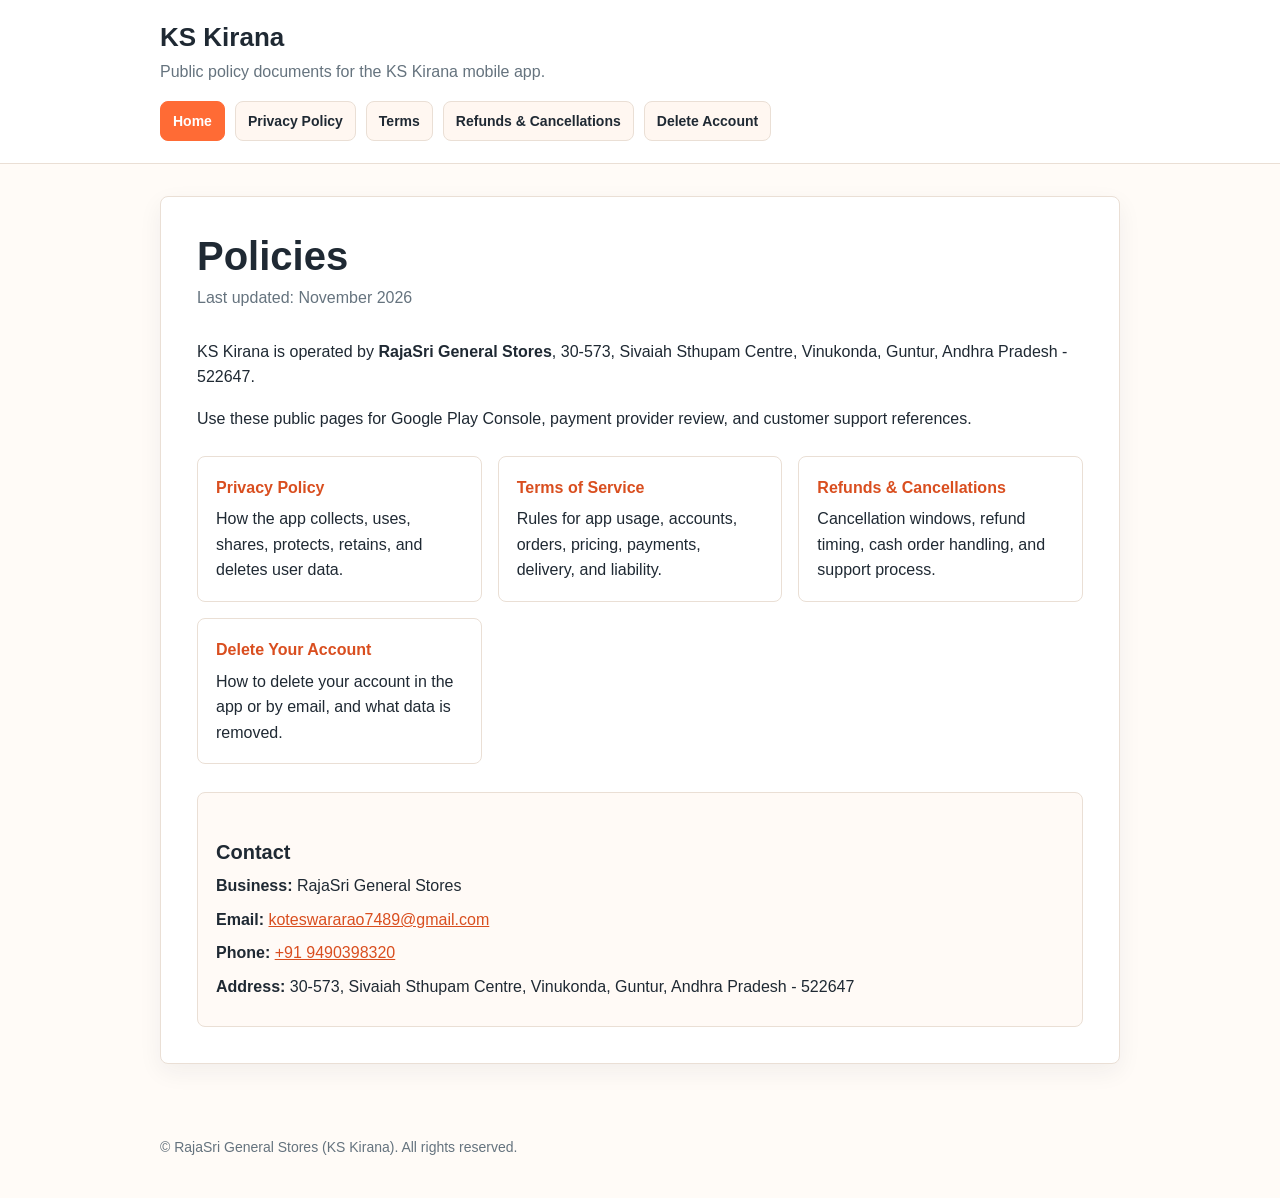
<file: index.html>
<!doctype html>
<html lang="en">
  <head>
    <meta charset="utf-8">
    <meta name="viewport" content="width=device-width, initial-scale=1">
    <title>KS Kirana Policies</title>
    <meta name="description" content="Privacy Policy, Terms of Service, and Refund and Cancellation Policy for KS Kirana.">
    <link rel="stylesheet" href="styles.css?v=2">
  </head>
  <body>
    <header class="site-header">
      <div class="header-inner">
        <h1 class="brand"><a href="index.html">KS Kirana</a></h1>
        <p class="tagline">Public policy documents for the KS Kirana mobile app.</p>
        <nav class="nav" aria-label="Policy navigation">
          <a href="index.html" aria-current="page">Home</a>
          <a href="privacy.html">Privacy Policy</a>
          <a href="terms.html">Terms</a>
          <a href="refund-cancellation.html">Refunds &amp; Cancellations</a>
          <a href="delete-account.html">Delete Account</a>
        </nav>
      </div>
    </header>

    <main class="page">
      <section class="document">
        <h1>Policies</h1>
        <p class="updated">Last updated: November 2026</p>
        <p class="operator">KS Kirana is operated by <strong>RajaSri General Stores</strong>, 30-573, Sivaiah Sthupam Centre, Vinukonda, Guntur, Andhra Pradesh - 522647.</p>
        <p>Use these public pages for Google Play Console, payment provider review, and customer support references.</p>

        <div class="cards">
          <a class="card" href="privacy.html">
            <strong>Privacy Policy</strong>
            How the app collects, uses, shares, protects, retains, and deletes user data.
          </a>
          <a class="card" href="terms.html">
            <strong>Terms of Service</strong>
            Rules for app usage, accounts, orders, pricing, payments, delivery, and liability.
          </a>
          <a class="card" href="refund-cancellation.html">
            <strong>Refunds & Cancellations</strong>
            Cancellation windows, refund timing, cash order handling, and support process.
          </a>
          <a class="card" href="delete-account.html">
            <strong>Delete Your Account</strong>
            How to delete your account in the app or by email, and what data is removed.
          </a>
        </div>

        <div class="contact-box">
          <h2>Contact</h2>
          <p><strong>Business:</strong> RajaSri General Stores</p>
          <p><strong>Email:</strong> <a href="mailto:koteswararao7489@gmail.com">koteswararao7489@gmail.com</a></p>
          <p><strong>Phone:</strong> <a href="tel:+919490398320">+91 9490398320</a></p>
          <p><strong>Address:</strong> 30-573, Sivaiah Sthupam Centre, Vinukonda, Guntur, Andhra Pradesh - 522647</p>
        </div>
      </section>
    </main>

    <footer class="site-footer">
      &copy; RajaSri General Stores (KS Kirana). All rights reserved.
    </footer>
  </body>
</html>
</file>
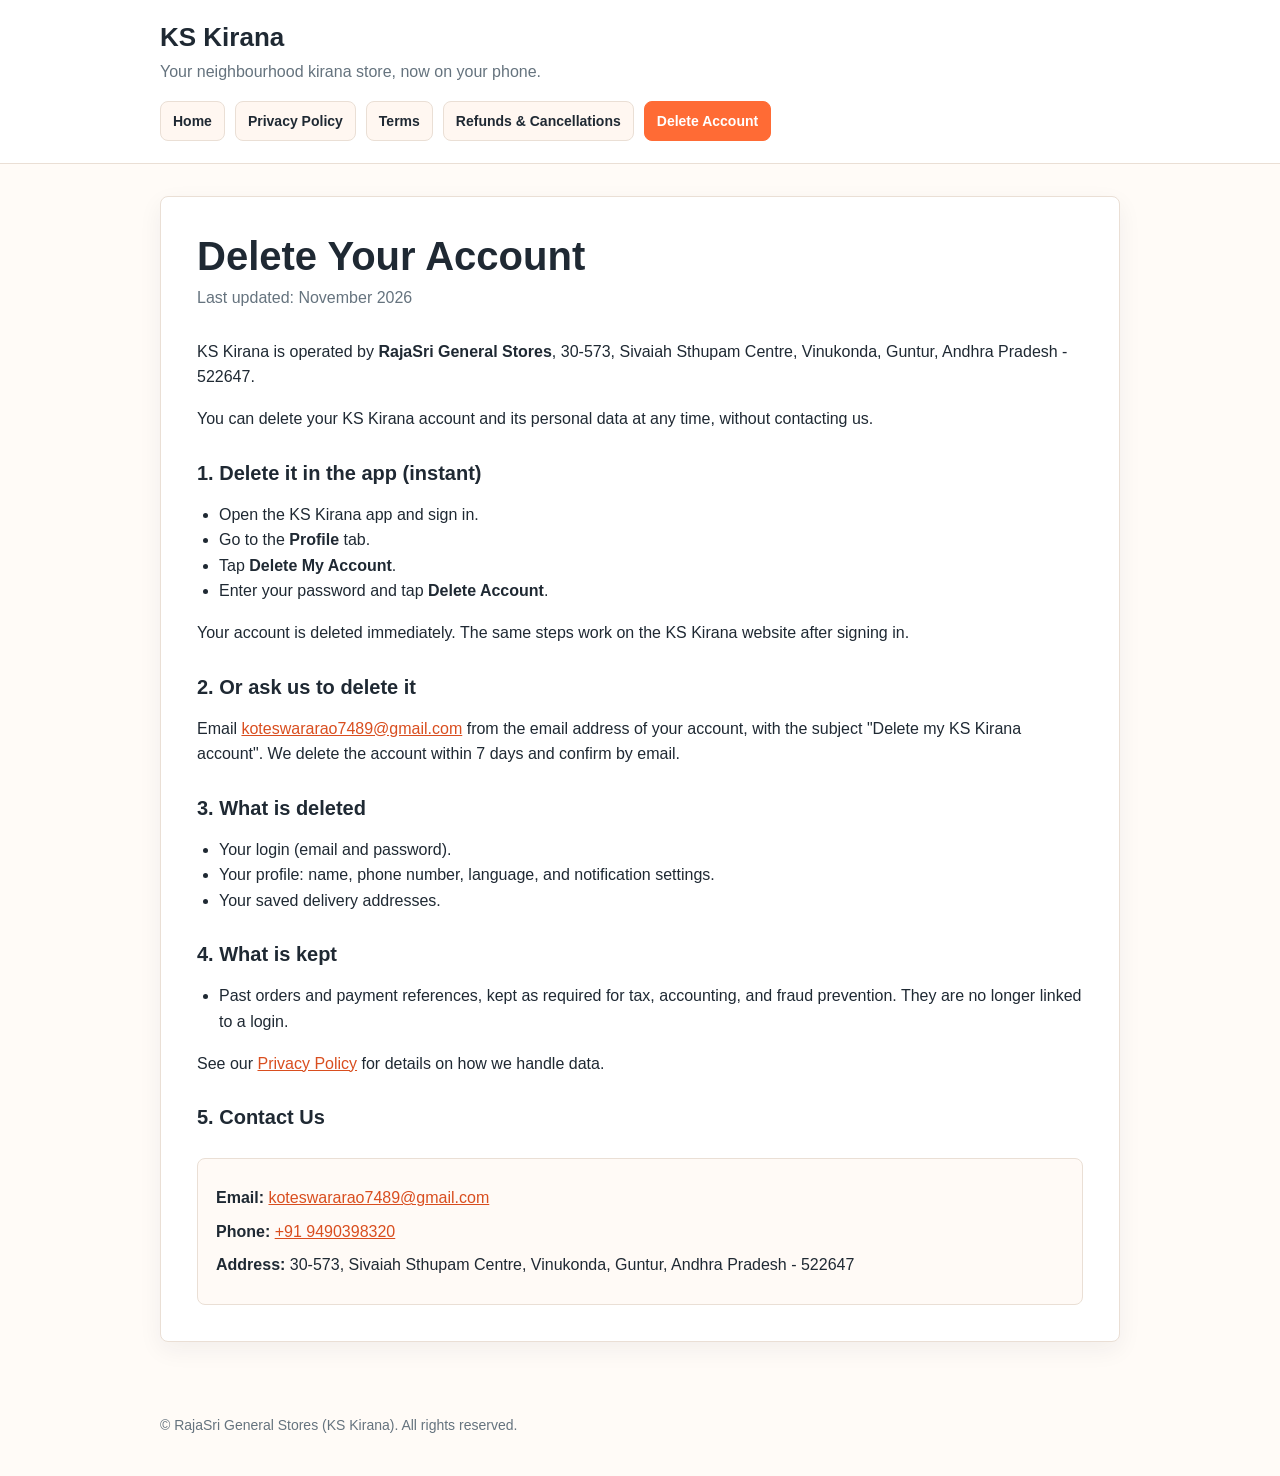
<file: delete-account.html>
<!doctype html>
<html lang="en">
  <head>
    <meta charset="utf-8">
    <meta name="viewport" content="width=device-width, initial-scale=1">
    <title>Delete Your Account - KS Kirana</title>
    <meta name="description" content="How to delete your KS Kirana account and what data is removed.">
    <link rel="stylesheet" href="styles.css?v=2">
  </head>
  <body>
    <header class="site-header">
      <div class="header-inner">
        <h1 class="brand"><a href="index.html">KS Kirana</a></h1>
        <p class="tagline">Your neighbourhood kirana store, now on your phone.</p>
        <nav class="nav" aria-label="Policy navigation">
          <a href="index.html">Home</a>
          <a href="privacy.html">Privacy Policy</a>
          <a href="terms.html">Terms</a>
          <a href="refund-cancellation.html">Refunds &amp; Cancellations</a>
          <a href="delete-account.html" aria-current="page">Delete Account</a>
        </nav>
      </div>
    </header>

    <main class="page">
      <article class="document">
        <h1>Delete Your Account</h1>
        <p class="updated">Last updated: November 2026</p>
        <p class="operator">KS Kirana is operated by <strong>RajaSri General Stores</strong>, 30-573, Sivaiah Sthupam Centre, Vinukonda, Guntur, Andhra Pradesh - 522647.</p>

        <p>You can delete your KS Kirana account and its personal data at any time, without contacting us.</p>

        <h2>1. Delete it in the app (instant)</h2>
        <ul>
          <li>Open the KS Kirana app and sign in.</li>
          <li>Go to the <strong>Profile</strong> tab.</li>
          <li>Tap <strong>Delete My Account</strong>.</li>
          <li>Enter your password and tap <strong>Delete Account</strong>.</li>
        </ul>
        <p>Your account is deleted immediately. The same steps work on the KS Kirana website after signing in.</p>

        <h2>2. Or ask us to delete it</h2>
        <p>Email <a href="mailto:koteswararao7489@gmail.com?subject=Delete%20my%20KS%20Kirana%20account">koteswararao7489@gmail.com</a> from the email address of your account, with the subject "Delete my KS Kirana account". We delete the account within 7 days and confirm by email.</p>

        <h2>3. What is deleted</h2>
        <ul>
          <li>Your login (email and password).</li>
          <li>Your profile: name, phone number, language, and notification settings.</li>
          <li>Your saved delivery addresses.</li>
        </ul>

        <h2>4. What is kept</h2>
        <ul>
          <li>Past orders and payment references, kept as required for tax, accounting, and fraud prevention. They are no longer linked to a login.</li>
        </ul>
        <p>See our <a href="privacy.html">Privacy Policy</a> for details on how we handle data.</p>

        <h2>5. Contact Us</h2>
        <div class="contact-box">
          <p><strong>Email:</strong> <a href="mailto:koteswararao7489@gmail.com">koteswararao7489@gmail.com</a></p>
          <p><strong>Phone:</strong> <a href="tel:+919490398320">+91 9490398320</a></p>
          <p><strong>Address:</strong> 30-573, Sivaiah Sthupam Centre, Vinukonda, Guntur, Andhra Pradesh - 522647</p>
        </div>
      </article>
    </main>

    <footer class="site-footer">
      &copy; RajaSri General Stores (KS Kirana). All rights reserved.
    </footer>
  </body>
</html>
</file>
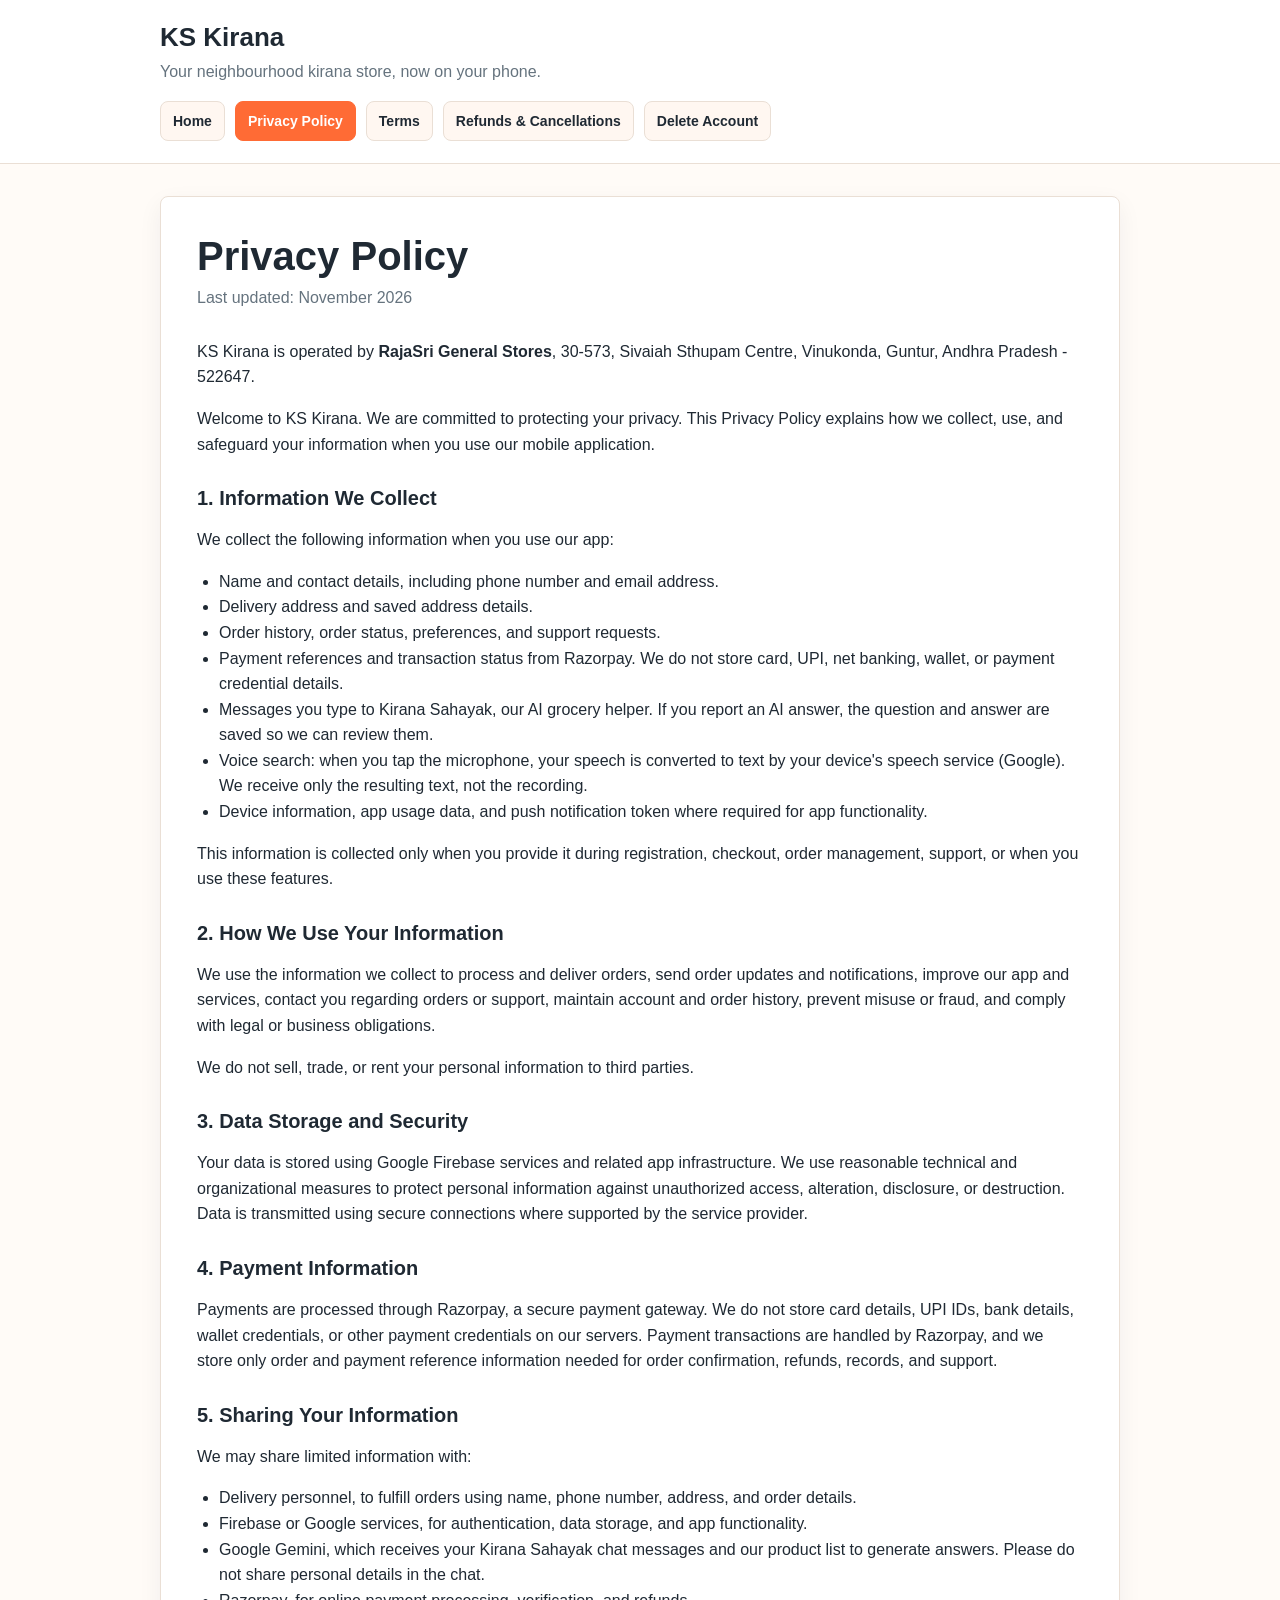
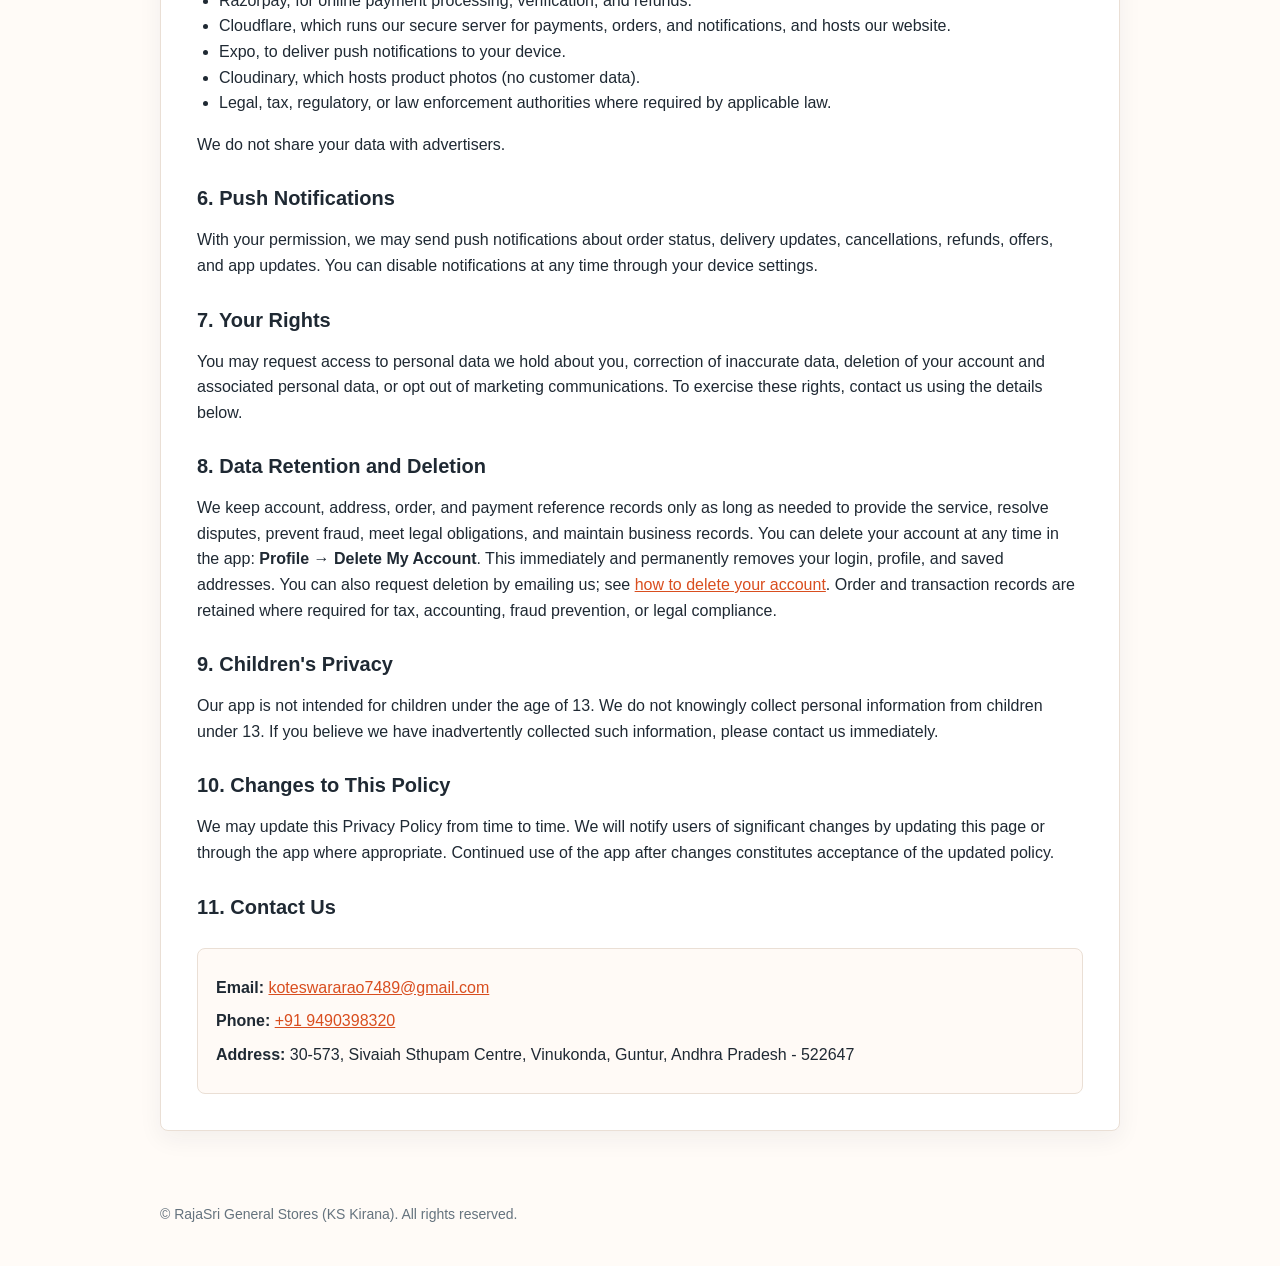
<file: privacy.html>
<!doctype html>
<html lang="en">
  <head>
    <meta charset="utf-8">
    <meta name="viewport" content="width=device-width, initial-scale=1">
    <title>Privacy Policy - KS Kirana</title>
    <meta name="description" content="Privacy Policy for the KS Kirana mobile app.">
    <link rel="stylesheet" href="styles.css?v=2">
  </head>
  <body>
    <header class="site-header">
      <div class="header-inner">
        <h1 class="brand"><a href="index.html">KS Kirana</a></h1>
        <p class="tagline">Your neighbourhood kirana store, now on your phone.</p>
        <nav class="nav" aria-label="Policy navigation">
          <a href="index.html">Home</a>
          <a href="privacy.html" aria-current="page">Privacy Policy</a>
          <a href="terms.html">Terms</a>
          <a href="refund-cancellation.html">Refunds &amp; Cancellations</a>
          <a href="delete-account.html">Delete Account</a>
        </nav>
      </div>
    </header>

    <main class="page">
      <article class="document">
        <h1>Privacy Policy</h1>
        <p class="updated">Last updated: November 2026</p>
        <p class="operator">KS Kirana is operated by <strong>RajaSri General Stores</strong>, 30-573, Sivaiah Sthupam Centre, Vinukonda, Guntur, Andhra Pradesh - 522647.</p>

        <p>Welcome to KS Kirana. We are committed to protecting your privacy. This Privacy Policy explains how we collect, use, and safeguard your information when you use our mobile application.</p>

        <h2>1. Information We Collect</h2>
        <p>We collect the following information when you use our app:</p>
        <ul>
          <li>Name and contact details, including phone number and email address.</li>
          <li>Delivery address and saved address details.</li>
          <li>Order history, order status, preferences, and support requests.</li>
          <li>Payment references and transaction status from Razorpay. We do not store card, UPI, net banking, wallet, or payment credential details.</li>
          <li>Messages you type to Kirana Sahayak, our AI grocery helper. If you report an AI answer, the question and answer are saved so we can review them.</li>
          <li>Voice search: when you tap the microphone, your speech is converted to text by your device's speech service (Google). We receive only the resulting text, not the recording.</li>
          <li>Device information, app usage data, and push notification token where required for app functionality.</li>
        </ul>
        <p>This information is collected only when you provide it during registration, checkout, order management, support, or when you use these features.</p>

        <h2>2. How We Use Your Information</h2>
        <p>We use the information we collect to process and deliver orders, send order updates and notifications, improve our app and services, contact you regarding orders or support, maintain account and order history, prevent misuse or fraud, and comply with legal or business obligations.</p>
        <p>We do not sell, trade, or rent your personal information to third parties.</p>

        <h2>3. Data Storage and Security</h2>
        <p>Your data is stored using Google Firebase services and related app infrastructure. We use reasonable technical and organizational measures to protect personal information against unauthorized access, alteration, disclosure, or destruction. Data is transmitted using secure connections where supported by the service provider.</p>

        <h2>4. Payment Information</h2>
        <p>Payments are processed through Razorpay, a secure payment gateway. We do not store card details, UPI IDs, bank details, wallet credentials, or other payment credentials on our servers. Payment transactions are handled by Razorpay, and we store only order and payment reference information needed for order confirmation, refunds, records, and support.</p>

        <h2>5. Sharing Your Information</h2>
        <p>We may share limited information with:</p>
        <ul>
          <li>Delivery personnel, to fulfill orders using name, phone number, address, and order details.</li>
          <li>Firebase or Google services, for authentication, data storage, and app functionality.</li>
          <li>Google Gemini, which receives your Kirana Sahayak chat messages and our product list to generate answers. Please do not share personal details in the chat.</li>
          <li>Razorpay, for online payment processing, verification, and refunds.</li>
          <li>Cloudflare, which runs our secure server for payments, orders, and notifications, and hosts our website.</li>
          <li>Expo, to deliver push notifications to your device.</li>
          <li>Cloudinary, which hosts product photos (no customer data).</li>
          <li>Legal, tax, regulatory, or law enforcement authorities where required by applicable law.</li>
        </ul>
        <p>We do not share your data with advertisers.</p>

        <h2>6. Push Notifications</h2>
        <p>With your permission, we may send push notifications about order status, delivery updates, cancellations, refunds, offers, and app updates. You can disable notifications at any time through your device settings.</p>

        <h2>7. Your Rights</h2>
        <p>You may request access to personal data we hold about you, correction of inaccurate data, deletion of your account and associated personal data, or opt out of marketing communications. To exercise these rights, contact us using the details below.</p>

        <h2>8. Data Retention and Deletion</h2>
        <p>We keep account, address, order, and payment reference records only as long as needed to provide the service, resolve disputes, prevent fraud, meet legal obligations, and maintain business records. You can delete your account at any time in the app: <strong>Profile → Delete My Account</strong>. This immediately and permanently removes your login, profile, and saved addresses. You can also request deletion by emailing us; see <a href="delete-account.html">how to delete your account</a>. Order and transaction records are retained where required for tax, accounting, fraud prevention, or legal compliance.</p>

        <h2>9. Children's Privacy</h2>
        <p>Our app is not intended for children under the age of 13. We do not knowingly collect personal information from children under 13. If you believe we have inadvertently collected such information, please contact us immediately.</p>

        <h2>10. Changes to This Policy</h2>
        <p>We may update this Privacy Policy from time to time. We will notify users of significant changes by updating this page or through the app where appropriate. Continued use of the app after changes constitutes acceptance of the updated policy.</p>

        <h2>11. Contact Us</h2>
        <div class="contact-box">
          <p><strong>Email:</strong> <a href="mailto:koteswararao7489@gmail.com">koteswararao7489@gmail.com</a></p>
          <p><strong>Phone:</strong> <a href="tel:+919490398320">+91 9490398320</a></p>
          <p><strong>Address:</strong> 30-573, Sivaiah Sthupam Centre, Vinukonda, Guntur, Andhra Pradesh - 522647</p>
        </div>
      </article>
    </main>

    <footer class="site-footer">
      &copy; RajaSri General Stores (KS Kirana). All rights reserved.
    </footer>
  </body>
</html>
</file>
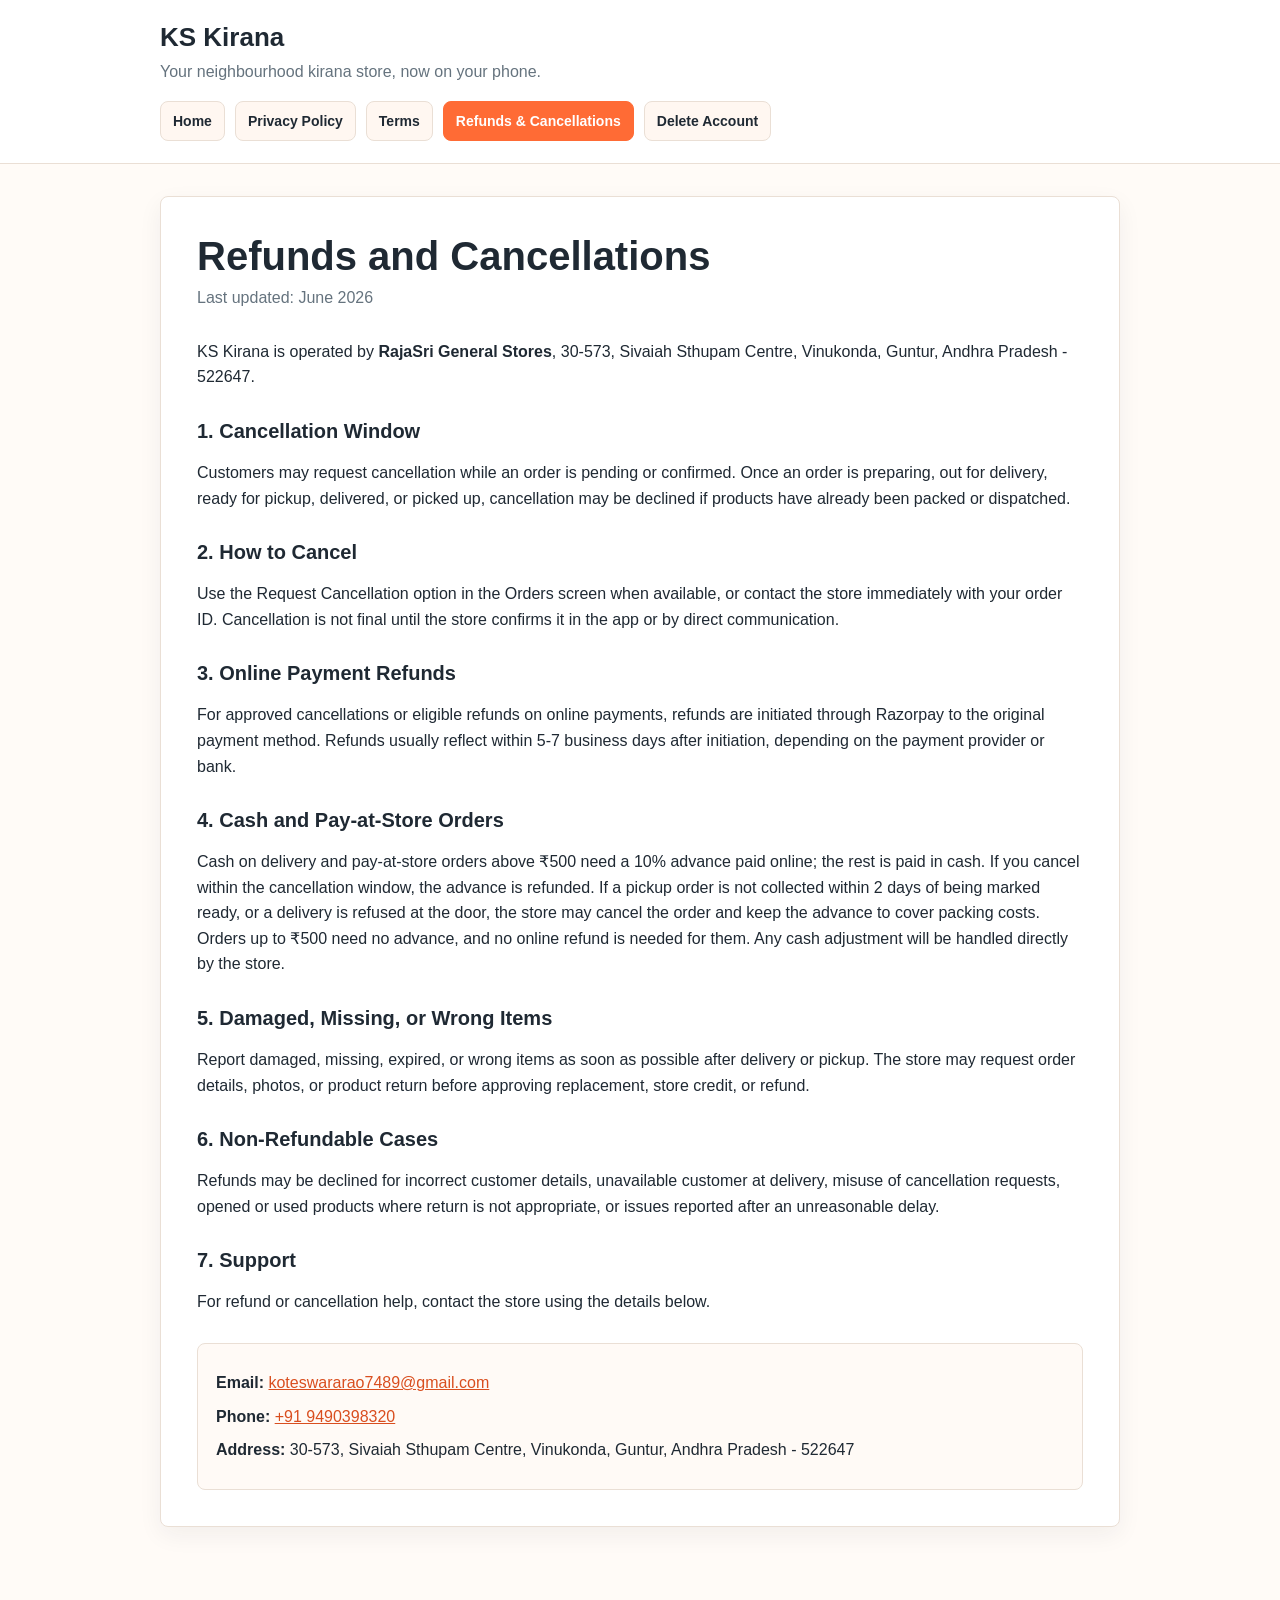
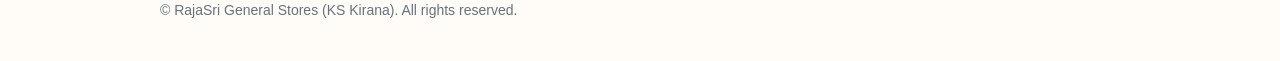
<file: refund-cancellation.html>
<!doctype html>
<html lang="en">
  <head>
    <meta charset="utf-8">
    <meta name="viewport" content="width=device-width, initial-scale=1">
    <title>Refunds and Cancellations - KS Kirana</title>
    <meta name="description" content="Refund and Cancellation Policy for the KS Kirana mobile app.">
    <link rel="stylesheet" href="styles.css?v=2">
  </head>
  <body>
    <header class="site-header">
      <div class="header-inner">
        <h1 class="brand"><a href="index.html">KS Kirana</a></h1>
        <p class="tagline">Your neighbourhood kirana store, now on your phone.</p>
        <nav class="nav" aria-label="Policy navigation">
          <a href="index.html">Home</a>
          <a href="privacy.html">Privacy Policy</a>
          <a href="terms.html">Terms</a>
          <a href="refund-cancellation.html" aria-current="page">Refunds &amp; Cancellations</a>
          <a href="delete-account.html">Delete Account</a>
        </nav>
      </div>
    </header>

    <main class="page">
      <article class="document">
        <h1>Refunds and Cancellations</h1>
        <p class="updated">Last updated: June 2026</p>
        <p class="operator">KS Kirana is operated by <strong>RajaSri General Stores</strong>, 30-573, Sivaiah Sthupam Centre, Vinukonda, Guntur, Andhra Pradesh - 522647.</p>

        <h2>1. Cancellation Window</h2>
        <p>Customers may request cancellation while an order is pending or confirmed. Once an order is preparing, out for delivery, ready for pickup, delivered, or picked up, cancellation may be declined if products have already been packed or dispatched.</p>

        <h2>2. How to Cancel</h2>
        <p>Use the Request Cancellation option in the Orders screen when available, or contact the store immediately with your order ID. Cancellation is not final until the store confirms it in the app or by direct communication.</p>

        <h2>3. Online Payment Refunds</h2>
        <p>For approved cancellations or eligible refunds on online payments, refunds are initiated through Razorpay to the original payment method. Refunds usually reflect within 5-7 business days after initiation, depending on the payment provider or bank.</p>

        <h2>4. Cash and Pay-at-Store Orders</h2>
        <p>Cash on delivery and pay-at-store orders above ₹500 need a 10% advance paid online; the rest is paid in cash. If you cancel within the cancellation window, the advance is refunded. If a pickup order is not collected within 2 days of being marked ready, or a delivery is refused at the door, the store may cancel the order and keep the advance to cover packing costs. Orders up to ₹500 need no advance, and no online refund is needed for them. Any cash adjustment will be handled directly by the store.</p>

        <h2>5. Damaged, Missing, or Wrong Items</h2>
        <p>Report damaged, missing, expired, or wrong items as soon as possible after delivery or pickup. The store may request order details, photos, or product return before approving replacement, store credit, or refund.</p>

        <h2>6. Non-Refundable Cases</h2>
        <p>Refunds may be declined for incorrect customer details, unavailable customer at delivery, misuse of cancellation requests, opened or used products where return is not appropriate, or issues reported after an unreasonable delay.</p>

        <h2>7. Support</h2>
        <p>For refund or cancellation help, contact the store using the details below.</p>

        <div class="contact-box">
          <p><strong>Email:</strong> <a href="mailto:koteswararao7489@gmail.com">koteswararao7489@gmail.com</a></p>
          <p><strong>Phone:</strong> <a href="tel:+919490398320">+91 9490398320</a></p>
          <p><strong>Address:</strong> 30-573, Sivaiah Sthupam Centre, Vinukonda, Guntur, Andhra Pradesh - 522647</p>
        </div>
      </article>
    </main>

    <footer class="site-footer">
      &copy; RajaSri General Stores (KS Kirana). All rights reserved.
    </footer>
  </body>
</html>
</file>
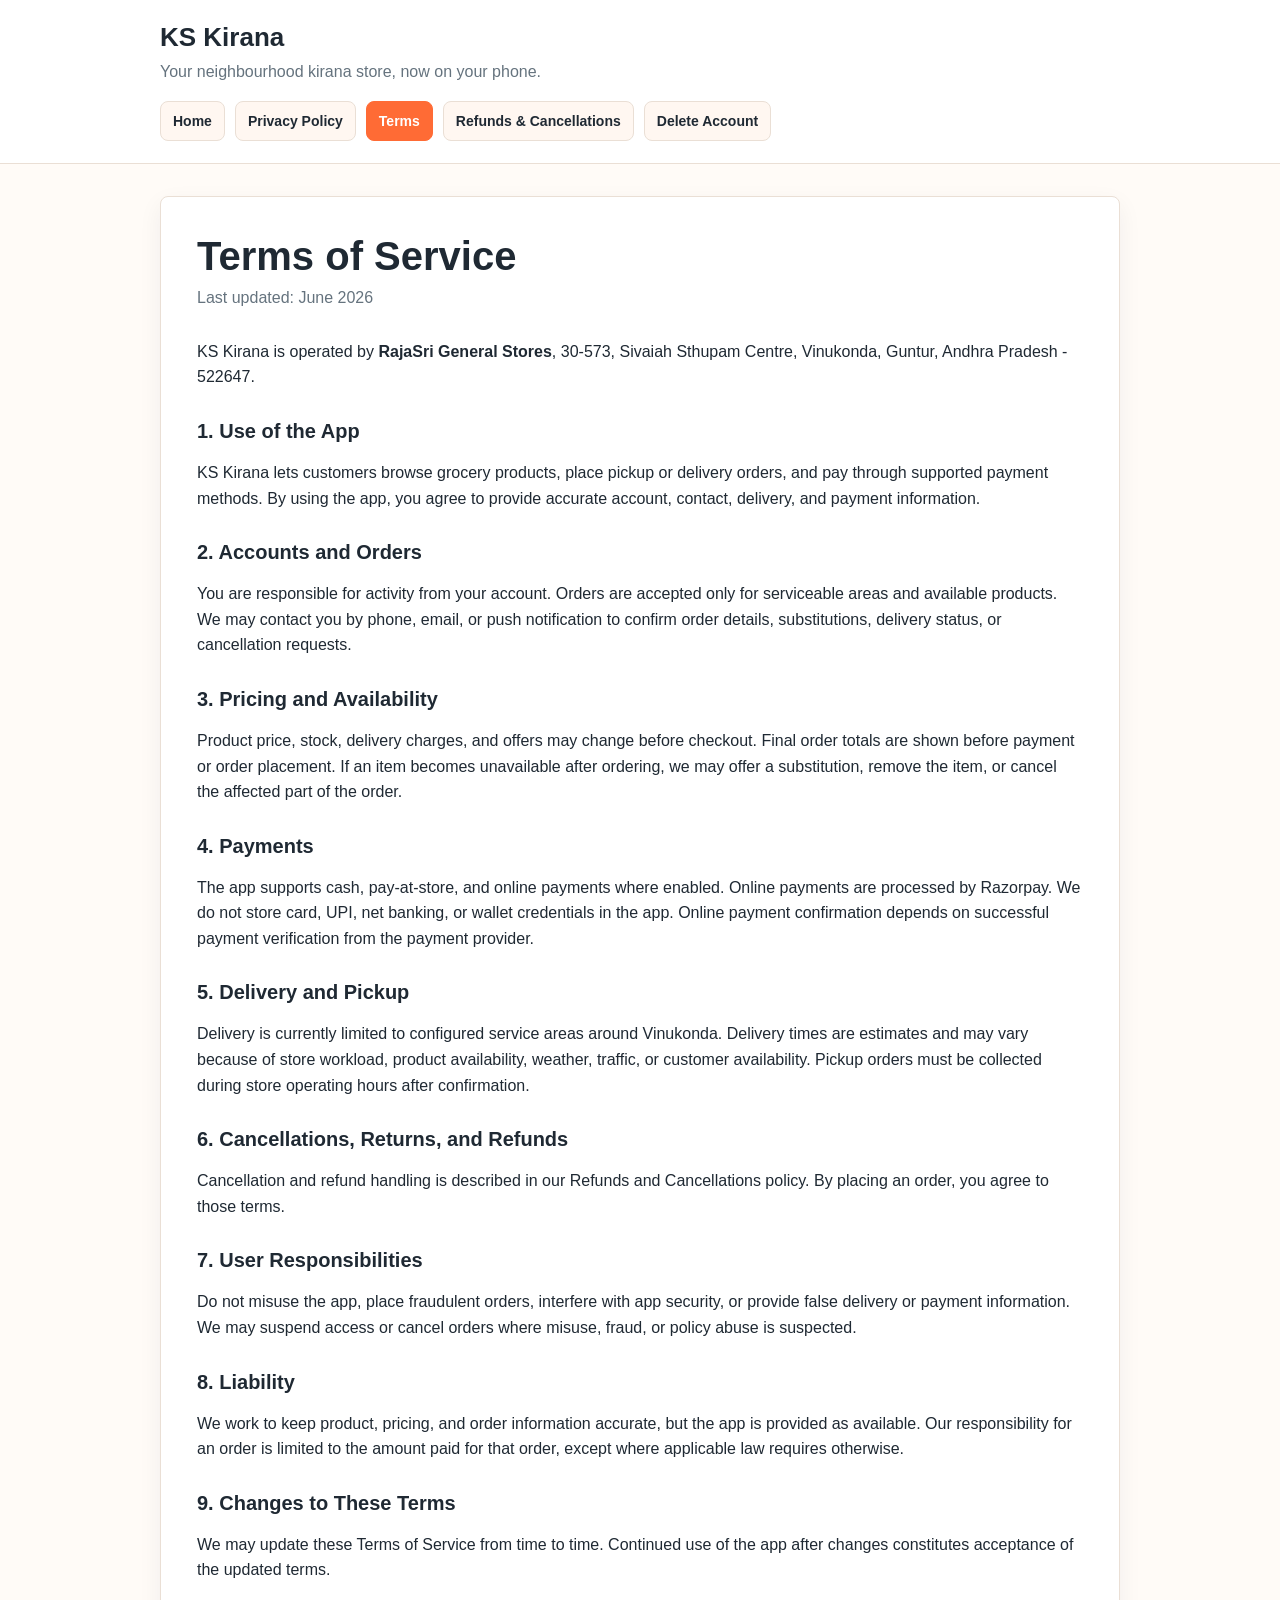
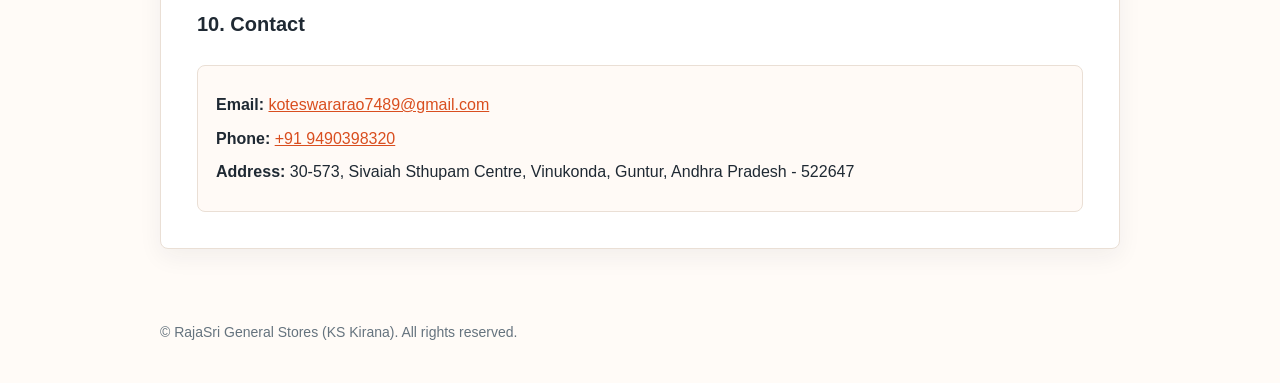
<file: terms.html>
<!doctype html>
<html lang="en">
  <head>
    <meta charset="utf-8">
    <meta name="viewport" content="width=device-width, initial-scale=1">
    <title>Terms of Service - KS Kirana</title>
    <meta name="description" content="Terms of Service for the KS Kirana mobile app.">
    <link rel="stylesheet" href="styles.css?v=2">
  </head>
  <body>
    <header class="site-header">
      <div class="header-inner">
        <h1 class="brand"><a href="index.html">KS Kirana</a></h1>
        <p class="tagline">Your neighbourhood kirana store, now on your phone.</p>
        <nav class="nav" aria-label="Policy navigation">
          <a href="index.html">Home</a>
          <a href="privacy.html">Privacy Policy</a>
          <a href="terms.html" aria-current="page">Terms</a>
          <a href="refund-cancellation.html">Refunds &amp; Cancellations</a>
          <a href="delete-account.html">Delete Account</a>
        </nav>
      </div>
    </header>

    <main class="page">
      <article class="document">
        <h1>Terms of Service</h1>
        <p class="updated">Last updated: June 2026</p>
        <p class="operator">KS Kirana is operated by <strong>RajaSri General Stores</strong>, 30-573, Sivaiah Sthupam Centre, Vinukonda, Guntur, Andhra Pradesh - 522647.</p>

        <h2>1. Use of the App</h2>
        <p>KS Kirana lets customers browse grocery products, place pickup or delivery orders, and pay through supported payment methods. By using the app, you agree to provide accurate account, contact, delivery, and payment information.</p>

        <h2>2. Accounts and Orders</h2>
        <p>You are responsible for activity from your account. Orders are accepted only for serviceable areas and available products. We may contact you by phone, email, or push notification to confirm order details, substitutions, delivery status, or cancellation requests.</p>

        <h2>3. Pricing and Availability</h2>
        <p>Product price, stock, delivery charges, and offers may change before checkout. Final order totals are shown before payment or order placement. If an item becomes unavailable after ordering, we may offer a substitution, remove the item, or cancel the affected part of the order.</p>

        <h2>4. Payments</h2>
        <p>The app supports cash, pay-at-store, and online payments where enabled. Online payments are processed by Razorpay. We do not store card, UPI, net banking, or wallet credentials in the app. Online payment confirmation depends on successful payment verification from the payment provider.</p>

        <h2>5. Delivery and Pickup</h2>
        <p>Delivery is currently limited to configured service areas around Vinukonda. Delivery times are estimates and may vary because of store workload, product availability, weather, traffic, or customer availability. Pickup orders must be collected during store operating hours after confirmation.</p>

        <h2>6. Cancellations, Returns, and Refunds</h2>
        <p>Cancellation and refund handling is described in our Refunds and Cancellations policy. By placing an order, you agree to those terms.</p>

        <h2>7. User Responsibilities</h2>
        <p>Do not misuse the app, place fraudulent orders, interfere with app security, or provide false delivery or payment information. We may suspend access or cancel orders where misuse, fraud, or policy abuse is suspected.</p>

        <h2>8. Liability</h2>
        <p>We work to keep product, pricing, and order information accurate, but the app is provided as available. Our responsibility for an order is limited to the amount paid for that order, except where applicable law requires otherwise.</p>

        <h2>9. Changes to These Terms</h2>
        <p>We may update these Terms of Service from time to time. Continued use of the app after changes constitutes acceptance of the updated terms.</p>

        <h2>10. Contact</h2>
        <div class="contact-box">
          <p><strong>Email:</strong> <a href="mailto:koteswararao7489@gmail.com">koteswararao7489@gmail.com</a></p>
          <p><strong>Phone:</strong> <a href="tel:+919490398320">+91 9490398320</a></p>
          <p><strong>Address:</strong> 30-573, Sivaiah Sthupam Centre, Vinukonda, Guntur, Andhra Pradesh - 522647</p>
        </div>
      </article>
    </main>

    <footer class="site-footer">
      &copy; RajaSri General Stores (KS Kirana). All rights reserved.
    </footer>
  </body>
</html>
</file>
<file: styles.css>
:root {
  --primary: #ff6b35;
  --primary-dark: #d94e1f;
  --secondary: #2d7d46;
  --ink: #1f2933;
  --muted: #65737e;
  --border: #eadfd5;
  --surface: #ffffff;
  --background: #fffbf7;
}

* {
  box-sizing: border-box;
}

html {
  font-family: Arial, Helvetica, sans-serif;
  color: var(--ink);
  background: var(--background);
  line-height: 1.6;
}

body {
  margin: 0;
}

a {
  color: var(--primary-dark);
}

.site-header {
  background: var(--surface);
  border-bottom: 1px solid var(--border);
}

.header-inner,
.page,
.site-footer {
  width: min(960px, calc(100% - 32px));
  margin: 0 auto;
}

.header-inner {
  padding: 22px 0;
}

.brand {
  margin: 0;
  font-size: 26px;
  line-height: 1.2;
}

.tagline {
  margin: 6px 0 0;
  color: var(--muted);
}

.nav {
  display: flex;
  flex-wrap: wrap;
  gap: 10px;
  margin-top: 16px;
}

.brand a {
  color: inherit;
  text-decoration: none;
}

.nav a {
  display: inline-block;
  padding: 8px 12px;
  border: 1px solid var(--border);
  border-radius: 8px;
  background: #fff7f1;
  color: var(--ink);
  text-decoration: none;
  font-weight: 700;
  font-size: 14px;
  transition: background-color 0.15s, border-color 0.15s, color 0.15s;
}

.nav a:hover {
  border-color: var(--primary);
  color: var(--primary-dark);
}

.nav a:focus-visible,
.brand a:focus-visible {
  outline: 2px solid var(--primary);
  outline-offset: 2px;
}

/* The page you are on */
.nav a[aria-current="page"] {
  background: var(--primary);
  border-color: var(--primary);
  color: #ffffff;
}

@media (max-width: 480px) {
  .nav {
    gap: 8px;
  }

  .nav a {
    padding: 7px 10px;
    font-size: 13px;
  }
}

.page {
  padding: 32px 0 48px;
}

.document {
  background: var(--surface);
  border: 1px solid var(--border);
  border-radius: 8px;
  padding: clamp(20px, 4vw, 36px);
  box-shadow: 0 8px 24px rgba(31, 41, 51, 0.06);
}

.document h1 {
  margin: 0 0 6px;
  font-size: clamp(28px, 5vw, 40px);
  line-height: 1.15;
}

.updated {
  margin: 0 0 28px;
  color: var(--muted);
}

.document h2 {
  margin: 28px 0 8px;
  font-size: 20px;
  line-height: 1.3;
}

.document p,
.document li {
  font-size: 16px;
}

.document ul {
  padding-left: 22px;
}

.contact-box {
  margin-top: 28px;
  padding: 18px;
  border: 1px solid var(--border);
  border-radius: 8px;
  background: #fffaf6;
}

.contact-box p {
  margin: 8px 0;
}

.cards {
  display: grid;
  grid-template-columns: repeat(auto-fit, minmax(220px, 1fr));
  gap: 16px;
  margin-top: 24px;
}

.card {
  display: block;
  padding: 18px;
  border: 1px solid var(--border);
  border-radius: 8px;
  background: var(--surface);
  color: var(--ink);
  text-decoration: none;
}

.card strong {
  display: block;
  margin-bottom: 6px;
  color: var(--primary-dark);
}

.site-footer {
  padding: 24px 0 40px;
  color: var(--muted);
  font-size: 14px;
}
</file>
